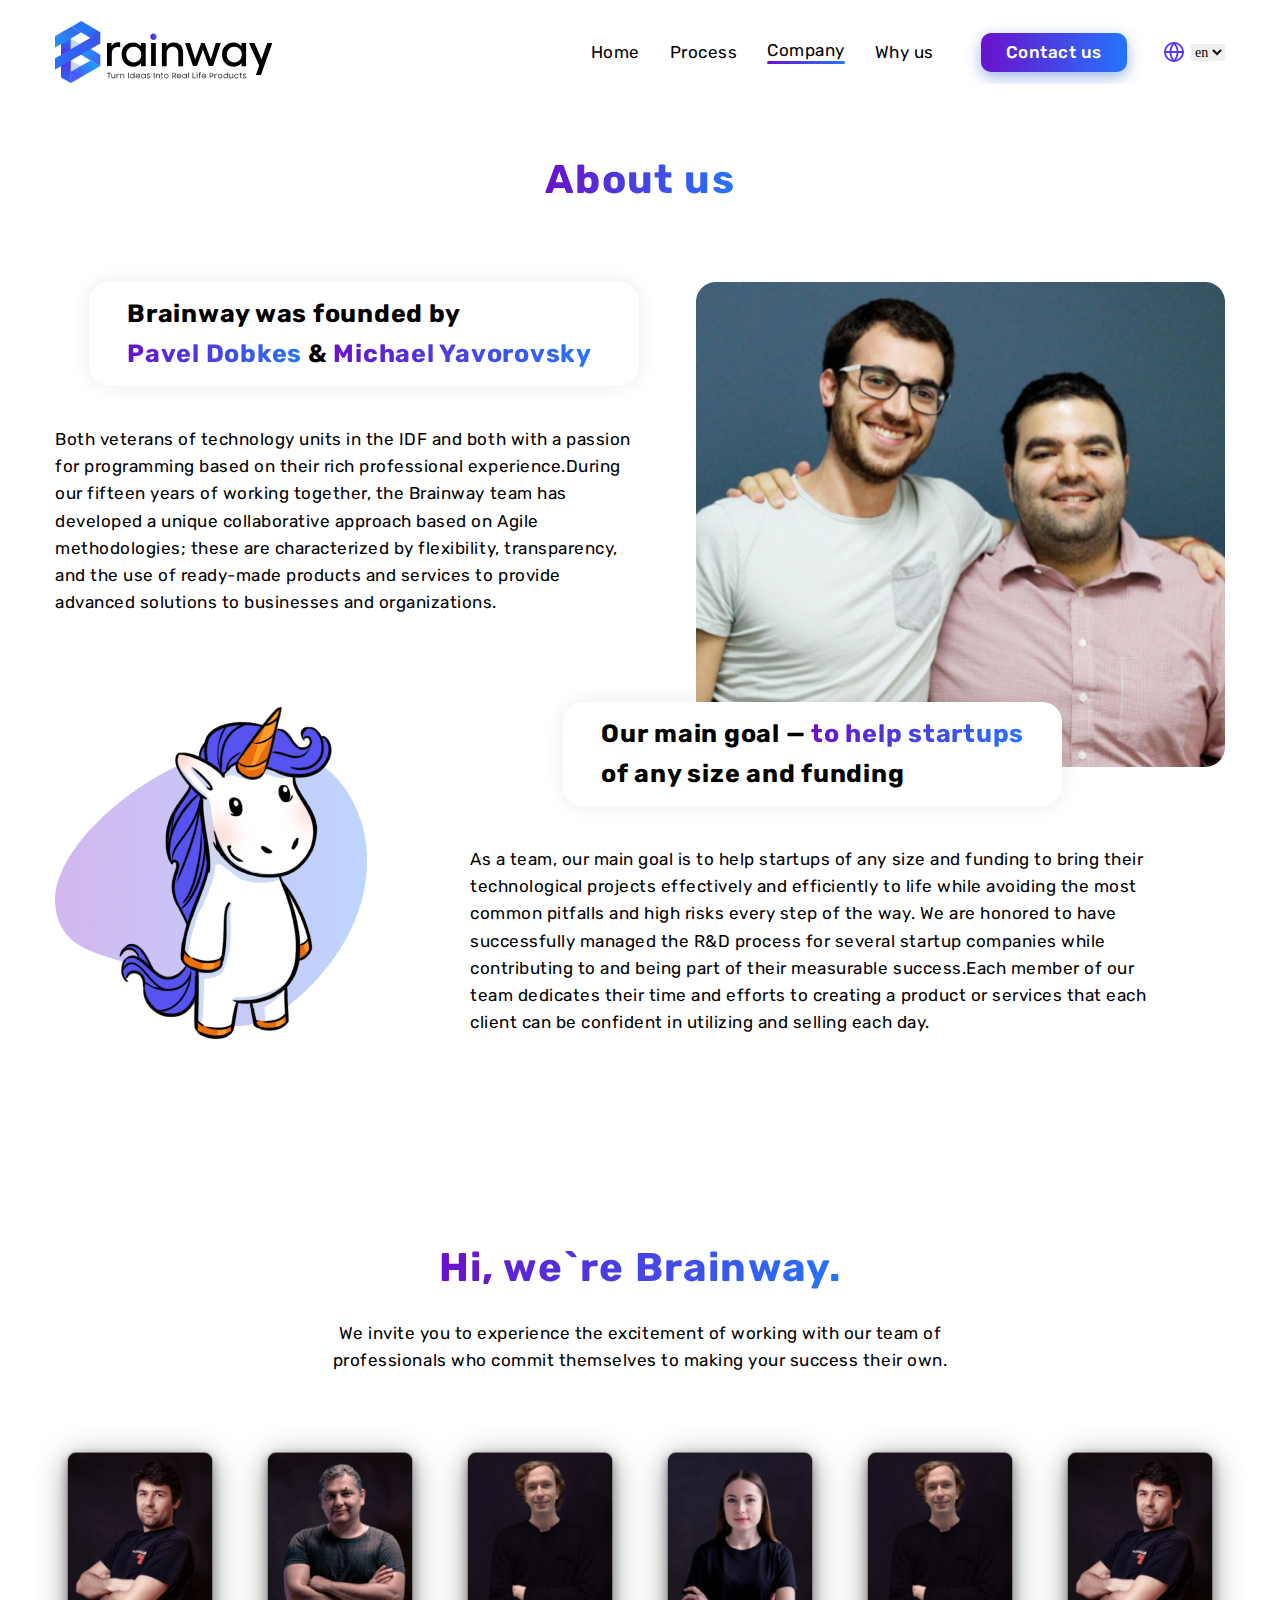
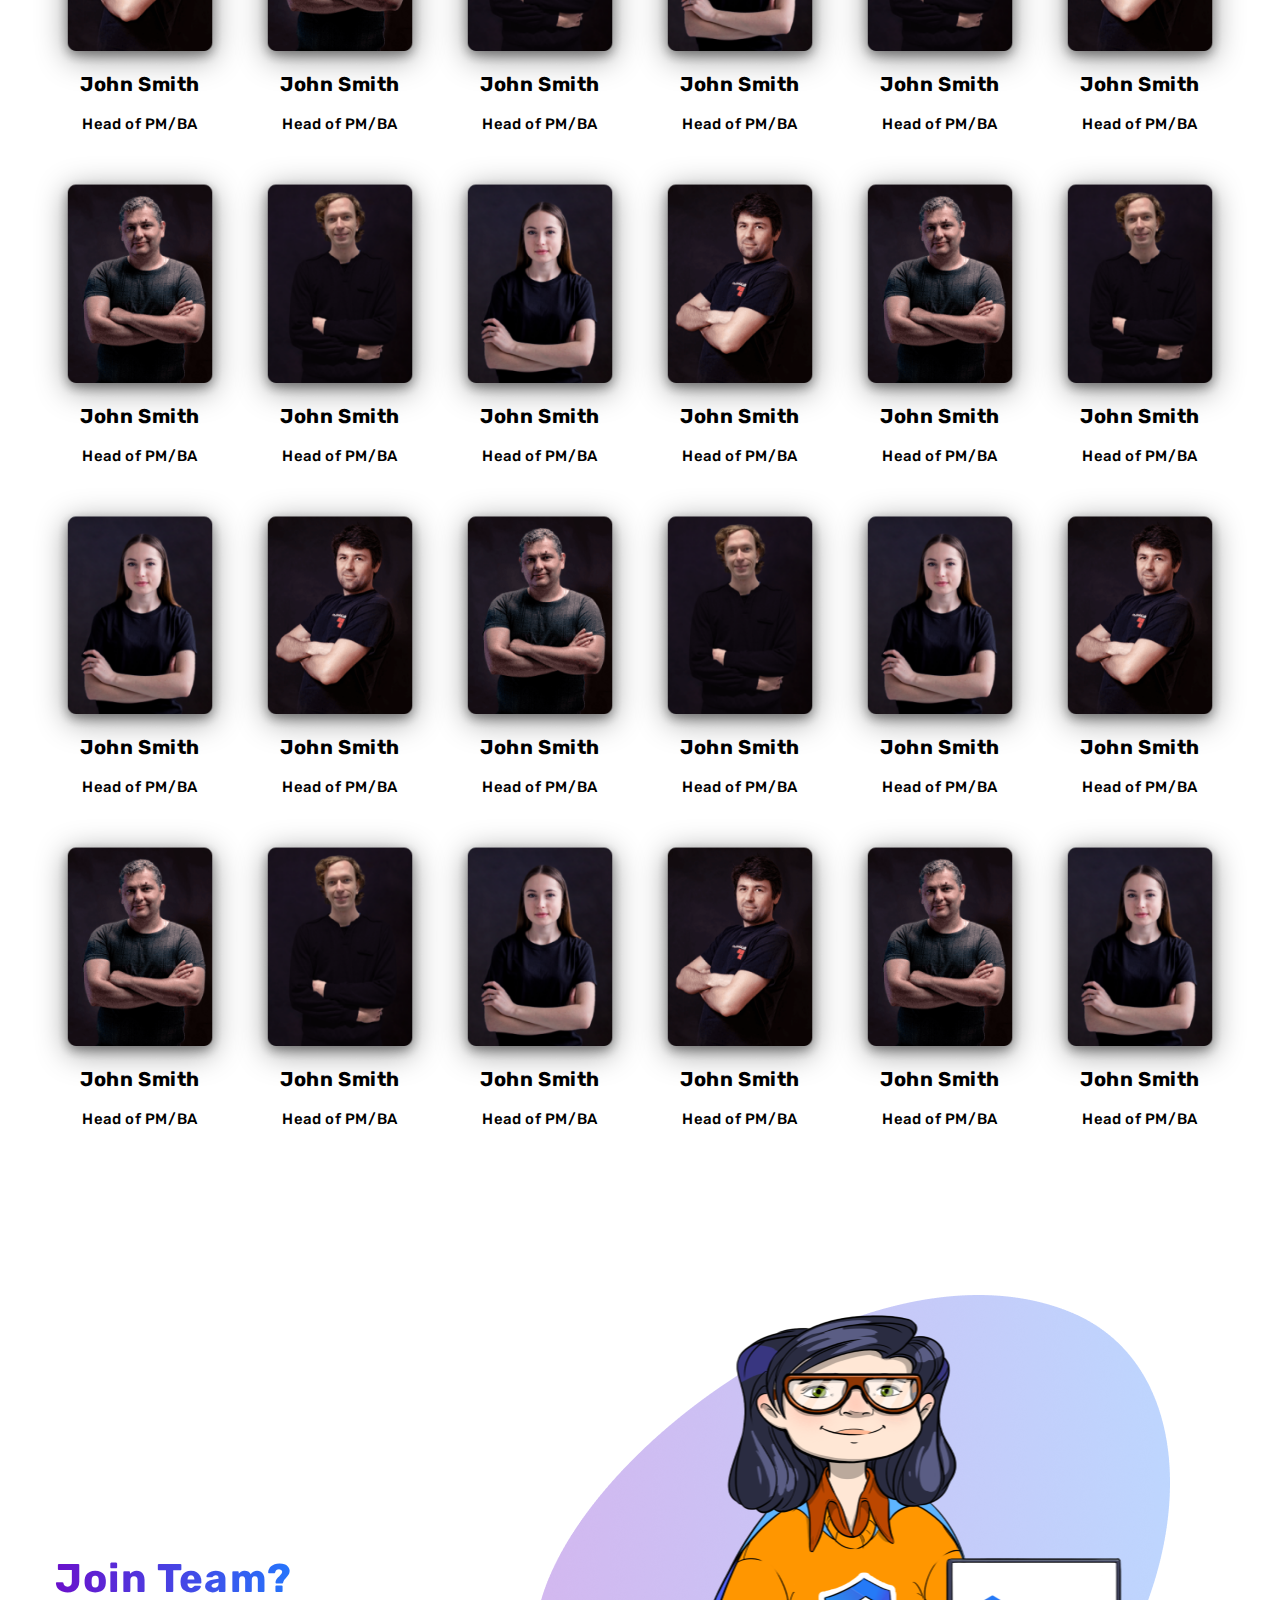
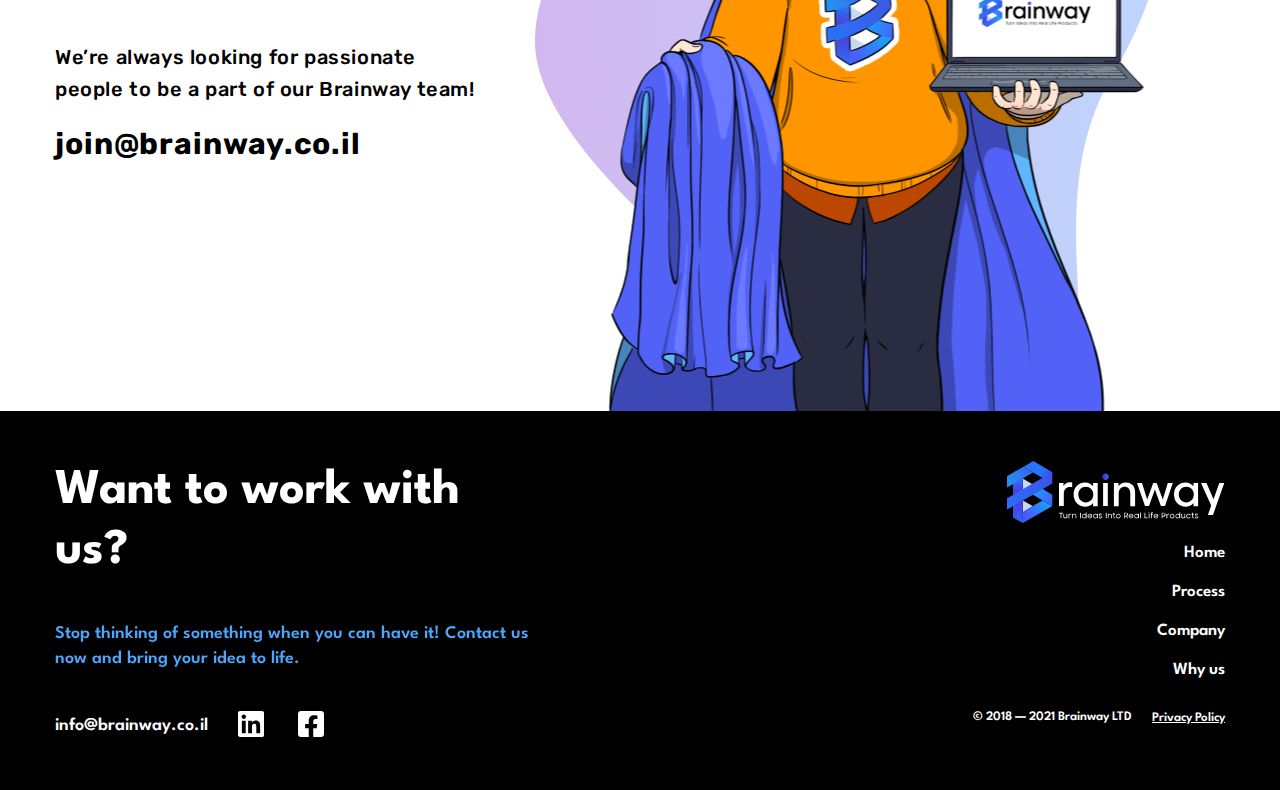
<file: pages/company-page.html>
<!DOCTYPE html>
<html lang="en">
   <head>
      <meta charset="UTF-8">
      <meta name="viewport" content="width=device-width, initial-scale=1.0">
      <!-- Load Google Fonts -->
      <link rel="preconnect" href="https://fonts.googleapis.com">
      <link rel="preconnect" href="https://fonts.gstatic.com" crossorigin>
      <link href="https://fonts.googleapis.com/css2?family=Poppins&family=Roboto:wght@700&family=Rubik:wght@400;500;700;900&family=Spartan:wght@500;600;700;800&display=swap"
            rel="stylesheet">
      <!-- Load an icon library to show a hamburger menu (bars) on small screens -->
      <link rel="stylesheet" href="https://use.fontawesome.com/releases/v5.15.4/css/all.css"
            integrity="sha384-DyZ88mC6Up2uqS4h/KRgHuoeGwBcD4Ng9SiP4dIRy0EXTlnuz47vAwmeGwVChigm" crossorigin="anonymous">
      <link rel="stylesheet" href="../styles/header.css">
      <link rel="stylesheet" href="../styles/footer.css">
      <link rel="stylesheet" href="../styles/company-page.css">

      <title>Company Page</title>
   </head>
   <body>
      <div class="wrapper">
         <header>
            <div class="header-container base-container">
               <div class="header topnav" id="myTopnav">
                  <div class="header-logo">
                     <img class="logo-image" src="../images/header-section/LOGO.svg" alt="Logo Image on Header"/>

                     <a href="javascript:void(0);" class="icon" onclick="handleBurgerMenuFn()">
                        <i id="open-hamburger-menu-icon" class="fa fa-bars"></i>
                        <i id="close-hamburger-menu-icon" class="fas fa-times"></i>
                     </a>
                  </div>

                  <div class="header-content">
                     <nav>
                        <div class="header-menu menu">
                           <ul class="menu-list">
                              <li class="menu-item">
                                 <a class="menu-link " aria-current="page" href="../index.html">Home</a>
                              </li>

                              <li class="menu-item">
                                 <a href="process-page.html" class="menu-link">Process</a>
                              </li>

                              <li class="menu-item">
                                 <a href="company-page.html" class="menu-link">Company</a>
                                 <div class="menu-link-active"></div>
                              </li>

                              <li class="menu-item">
                                 <a href="why-us-page.html" class="menu-link">Why us</a>
                              </li>
                           </ul>

                           <button class="header-contactUs-button">Contact us</button>

                           <div class="language">
                              <div class="lang-icon">
                                 <img src="../images/header-section/language-icon.svg" alt="language-icon"/>
                              </div>
                              <div class="lang-selector">
                                 <select name="language-selector" id="select-language">
                                    <option value="en">en</option>
                                    <option value="ro">ro</option>
                                    <option value="rus">ru</option>
                                 </select>
                              </div>
                           </div>
                        </div>
                     </nav>
                  </div>
               </div>
            </div>
         </header>

         <section class="main-section">
            <div class="main-block-container base-container">
               <div class="main-title">
                  <span class="gradient-text">About us</span>
               </div>

               <div class="row first-row relative-div">
                  <div class="column founders-column">
                     <div class="info-card founders-card">
                        Brainway was founded by<br>
                        <span class="gradient-text">Pavel Dobkes</span> &
                        <span class="gradient-text">Michael Yavorovsky</span>
                     </div>

                     <div class="card-description founders-card-description">
                        Both veterans of technology units in the IDF and both with a passion for programming based on
                        their rich professional experience.During our fifteen years of working together, the Brainway
                        team has developed a unique collaborative approach based on Agile methodologies; these are
                        characterized by flexibility, transparency, and the use of ready-made products and services to
                        provide advanced solutions to businesses and organizations.
                     </div>
                  </div>

                  <img class="founders-img" src="../images/company-page/image-1.png" alt="image-1.png">
               </div>

               <div class="row second-row relative-div">

                  <img src="../images/company-page/image-2.png" alt="image-2.png" class="our-goals-img">

                  <div class="column goals-block">
                     <div class="info-card our-goals-card">
                        Our main goal —
                        <span class="gradient-text"> to help startups</span> <br>
                        of any size and funding
                     </div>

                     <div class="card-description our-goals-card-description">
                        As a team, our main goal is to help startups of any size and funding to bring their
                        technological projects effectively and efficiently to life while avoiding the most common
                        pitfalls and high risks every step of the way. We are honored to have successfully managed the
                        R&D process for several startup companies while contributing to and being part of their
                        measurable success.Each member of our team dedicates their time and efforts to creating a
                        product or services that each client can be confident in utilizing and selling each day.
                     </div>
                  </div>

               </div>

            </div>
         </section>

         <section class="employee-section">
            <div class="employee-container base-container">
               <div class="employee-header-container">
                  <div class="employee-header-title">
                     <span class="gradient-text">Hi, we`re Brainway.</span>
                  </div>
                  <div class="employee-header-subtitle">
                     We invite you to experience the excitement of working with our team of professionals who commit
                     themselves to making your success their own.
                  </div>
               </div>

               <div class="employee-body-container">

                  <div class="employees-list">
                     <div class="employee-card">
                        <div class="employee-card-image-container">
                           <img src="../images/company-page/employees/employee-1.png"
                                alt="employee-1.png"
                                class="employee-image"
                           >
                        </div>
                        <div class="employee-card-title">John Smith</div>
                        <div class="employee-card-subtitle">Head of PM/BA</div>
                     </div>

                     <div class="employee-card">
                        <div class="employee-card-image-container">
                           <img src="../images/company-page/employees/employee-2.png"
                                alt="employee-2.png"
                                class="employee-image"
                           >
                        </div>
                        <div class="employee-card-title">John Smith</div>
                        <div class="employee-card-subtitle">Head of PM/BA</div>
                     </div>

                     <div class="employee-card">
                        <div class="employee-card-image-container">
                           <img src="../images/company-page/employees/employee-3.png"
                                alt="employee-3.png"
                                class="employee-image"
                           >
                        </div>
                        <div class="employee-card-title">John Smith</div>
                        <div class="employee-card-subtitle">Head of PM/BA</div>
                     </div>

                     <div class="employee-card">
                        <div class="employee-card-image-container">
                           <img src="../images/company-page/employees/employee-4.png"
                                alt="employee-4.png"
                                class="employee-image"
                           >
                        </div>
                        <div class="employee-card-title">John Smith</div>
                        <div class="employee-card-subtitle">Head of PM/BA</div>
                     </div>

                     <div class="employee-card">
                        <div class="employee-card-image-container">
                           <img src="../images/company-page/employees/employee-3.png"
                                alt="employee-3.png"
                                class="employee-image"
                           >
                        </div>
                        <div class="employee-card-title">John Smith</div>
                        <div class="employee-card-subtitle">Head of PM/BA</div>
                     </div>

                     <div class="employee-card">
                        <div class="employee-card-image-container">
                           <img src="../images/company-page/employees/employee-1.png"
                                alt="employee-1.png"
                                class="employee-image"
                           >
                        </div>
                        <div class="employee-card-title">John Smith</div>
                        <div class="employee-card-subtitle">Head of PM/BA</div>
                     </div>

                     <div class="employee-card">
                        <div class="employee-card-image-container">
                           <img src="../images/company-page/employees/employee-2.png"
                                alt="employee-2.png"
                                class="employee-image"
                           >
                        </div>
                        <div class="employee-card-title">John Smith</div>
                        <div class="employee-card-subtitle">Head of PM/BA</div>
                     </div>

                     <div class="employee-card">
                        <div class="employee-card-image-container">
                           <img src="../images/company-page/employees/employee-3.png"
                                alt="employee-3.png"
                                class="employee-image"
                           >
                        </div>
                        <div class="employee-card-title">John Smith</div>
                        <div class="employee-card-subtitle">Head of PM/BA</div>
                     </div>

                     <div class="employee-card">
                        <div class="employee-card-image-container">
                           <img src="../images/company-page/employees/employee-4.png"
                                alt="employee-4.png"
                                class="employee-image"
                           >
                        </div>
                        <div class="employee-card-title">John Smith</div>
                        <div class="employee-card-subtitle">Head of PM/BA</div>
                     </div>

                     <div class="employee-card">
                        <div class="employee-card-image-container">
                           <img src="../images/company-page/employees/employee-1.png"
                                alt="employee-1.png"
                                class="employee-image"
                           >
                        </div>
                        <div class="employee-card-title">John Smith</div>
                        <div class="employee-card-subtitle">Head of PM/BA</div>
                     </div>

                     <div class="employee-card">
                        <div class="employee-card-image-container">
                           <img src="../images/company-page/employees/employee-2.png"
                                alt="employee-2.png"
                                class="employee-image"
                           >
                        </div>
                        <div class="employee-card-title">John Smith</div>
                        <div class="employee-card-subtitle">Head of PM/BA</div>
                     </div>

                     <div class="employee-card">
                        <div class="employee-card-image-container">
                           <img src="../images/company-page/employees/employee-3.png"
                                alt="employee-3.png"
                                class="employee-image"
                           >
                        </div>
                        <div class="employee-card-title">John Smith</div>
                        <div class="employee-card-subtitle">Head of PM/BA</div>
                     </div>

                     <div class="employee-card">
                        <div class="employee-card-image-container">
                           <img src="../images/company-page/employees/employee-4.png"
                                alt="employee-4.png"
                                class="employee-image"
                           >
                        </div>
                        <div class="employee-card-title">John Smith</div>
                        <div class="employee-card-subtitle">Head of PM/BA</div>
                     </div>

                     <div class="employee-card">
                        <div class="employee-card-image-container">
                           <img src="../images/company-page/employees/employee-1.png"
                                alt="employee-1.png"
                                class="employee-image"
                           >
                        </div>
                        <div class="employee-card-title">John Smith</div>
                        <div class="employee-card-subtitle">Head of PM/BA</div>
                     </div>

                     <div class="employee-card">
                        <div class="employee-card-image-container">
                           <img src="../images/company-page/employees/employee-2.png"
                                alt="employee-2.png"
                                class="employee-image"
                           >
                        </div>
                        <div class="employee-card-title">John Smith</div>
                        <div class="employee-card-subtitle">Head of PM/BA</div>
                     </div>

                     <div class="employee-card">
                        <div class="employee-card-image-container">
                           <img src="../images/company-page/employees/employee-3.png"
                                alt="employee-3.png"
                                class="employee-image"
                           >
                        </div>
                        <div class="employee-card-title">John Smith</div>
                        <div class="employee-card-subtitle">Head of PM/BA</div>
                     </div>

                     <div class="employee-card">
                        <div class="employee-card-image-container">
                           <img src="../images/company-page/employees/employee-4.png"
                                alt="employee-4.png"
                                class="employee-image"
                           >
                        </div>
                        <div class="employee-card-title">John Smith</div>
                        <div class="employee-card-subtitle">Head of PM/BA</div>
                     </div>

                     <div class="employee-card">
                        <div class="employee-card-image-container">
                           <img src="../images/company-page/employees/employee-1.png"
                                alt="employee-1.png"
                                class="employee-image"
                           >
                        </div>
                        <div class="employee-card-title">John Smith</div>
                        <div class="employee-card-subtitle">Head of PM/BA</div>
                     </div>

                     <div class="employee-card">
                        <div class="employee-card-image-container">
                           <img src="../images/company-page/employees/employee-2.png"
                                alt="employee-2.png"
                                class="employee-image"
                           >
                        </div>
                        <div class="employee-card-title">John Smith</div>
                        <div class="employee-card-subtitle">Head of PM/BA</div>
                     </div>

                     <div class="employee-card">
                        <div class="employee-card-image-container">
                           <img src="../images/company-page/employees/employee-3.png"
                                alt="employee-3.png"
                                class="employee-image"
                           >
                        </div>
                        <div class="employee-card-title">John Smith</div>
                        <div class="employee-card-subtitle">Head of PM/BA</div>
                     </div>

                     <div class="employee-card">
                        <div class="employee-card-image-container">
                           <img src="../images/company-page/employees/employee-4.png"
                                alt="employee-4.png"
                                class="employee-image"
                           >
                        </div>
                        <div class="employee-card-title">John Smith</div>
                        <div class="employee-card-subtitle">Head of PM/BA</div>
                     </div>

                     <div class="employee-card">
                        <div class="employee-card-image-container">
                           <img src="../images/company-page/employees/employee-1.png"
                                alt="employee-1.png"
                                class="employee-image"
                           >
                        </div>
                        <div class="employee-card-title">John Smith</div>
                        <div class="employee-card-subtitle">Head of PM/BA</div>
                     </div>

                     <div class="employee-card">
                        <div class="employee-card-image-container">
                           <img src="../images/company-page/employees/employee-2.png"
                                alt="employee-1.png"
                                class="employee-image"
                           >
                        </div>
                        <div class="employee-card-title">John Smith</div>
                        <div class="employee-card-subtitle">Head of PM/BA</div>
                     </div>

                     <div class="employee-card">
                        <div class="employee-card-image-container">
                           <img src="../images/company-page/employees/employee-4.png"
                                alt="employee-4.png"
                                class="employee-image"
                           >
                        </div>
                        <div class="employee-card-title">John Smith</div>
                        <div class="employee-card-subtitle">Head of PM/BA</div>
                     </div>
                  </div>
               </div>
            </div>
         </section>

         <section class="section-join-team">
            <div class="join-team-container base-container">
               <div class="row join-team-row">
                  <div class="column join-team-column">
                     <div class="join-team-title">
                        <span class="gradient-text">Join Team?</span>
                     </div>

                     <div class="join-team-subtitle">
                        We’re always looking for passionate people to be a part of our Brainway team!
                     </div>

                     <div class="join-team-email">
                        join@brainway.co.il
                     </div>
                  </div>
                  <div class="column">
                     <div class="join-team-image-container">
                        <img src="../images/company-page/image-3.png" alt="image-3.png" class="join-team-image">
                     </div>
                  </div>
               </div>
            </div>
         </section>


         <footer class="section-footer">
            <div class="footer-container base-container">
               <div class="footer-body">

                  <div class="footer-content-container">
                     <div class="footer-title">Want to work with us?</div>
                     <div class="footer-subtitle footer-gradient-text">Stop thinking of something when you can have it!
                        Contact
                        us now and bring your idea to life.
                     </div>
                     <div class="footer-contacts">
                        <div class="footer-email">info@brainway.co.il</div>
                        <div class="footer-social-media">
                           <div class="footer-linkedin" style="display: inline-block;">
                              <a href="#">
                                 <img src="../images/footer-section/linkedin.svg" alt="linkedin.svg">
                              </a>
                           </div>
                           <div class="footer-facebook" style="display: inline-block;">
                              <a href="#">
                                 <img src="../images/footer-section/facebook.svg" alt="facebook.svg">
                              </a>
                           </div>
                        </div>
                     </div>
                  </div>

                  <div class="footer-site-map-container">
                     <div class="footer-company-logo">
                        <img src="../images/footer-section/logo.svg" alt="logo.svg">
                     </div>
                     <a href="../index.html" class="footer-home-link footer-link">Home</a>
                     <a href="process-page.html" class="footer-process-link footer-link">Process</a>
                     <a href="company-page.html" class="footer-company-link footer-link">Company</a>
                     <a href="why-us-page.html" class="footer-why-us-link footer-link">Why us</a>
                     <div class="footer-copyright-container">
                        <div class="footer-copyright">© 2018 — 2021 Brainway LTD</div>
                        <div class="footer-privacy-police">
                           <a href="#">Privacy Policy</a>
                        </div>
                     </div>
                  </div>
               </div>
            </div>
         </footer>
      </div>

      <script src="../index.js"></script>
   </body>
</html>
</file>
<file: styles/header.css>
/* Header */
.section-header{
    background-color: #FFFFFF;
}

.header {
    width: 100%;
    display: flex;
    justify-content: space-between;
    align-items: center;
    margin: 21px 0 0 0;
}

.header-logo {
}

.logo-image {
    /*width: 217px;*/
    /*height: 62px;*/
}

.header-content {
}

.header-menu {
    display: flex;
}

.menu {
}

.menu-list {
    display: flex;
    align-items: center;
}

.menu-item {
}

.menu-item:not(:last-child) {
    margin-right: 30px;
}

.menu-link {
    font-family: Rubik, sans-serif;
    font-style: normal;
    font-weight: normal;
    font-size: 17px;
    line-height: 117%;
    letter-spacing: 0.03em;
    color: #000000;
    /*transition: all .3s ease-in-out;*/
}

.menu-link:hover {
    font-weight: 700; /* bold */
}

.menu-link-active {
    padding-bottom: 3px;
    background-image: linear-gradient(90deg, #6A11CB 0%, #2575FC 100%);
    border-radius: 5px;
}

.header-contactUs-button {
    font-family: Rubik, sans-serif;
    font-size: 17px;
    font-style: normal;
    font-weight: 500;
    line-height: 117%;
    letter-spacing: 0.03em;
    color: #FFFFFF;
    margin: 0 37px 0 47px;
    background-image: linear-gradient(90deg, #6A11CB 0%, #2575FC 100%);
    padding: 10px 25px;
    /* SHADOW GRADIENT */
    box-shadow: 0 5px 15px rgba(0, 70, 187, 0.4);
    border-radius: 10px;
    cursor: pointer;
}

.header-contactUs-button:hover {
    box-shadow: 0 0 15px #0047FF;
}

.header-contactUs-button:active {
    background-image: linear-gradient(90deg, #8939E0 0%, #68A0FD 100%);
    box-shadow: 0 5px 15px rgba(0, 70, 187, 0.4);
}

.language {
    display: flex;
    align-items: center;
}

.lang-icon {
    margin-right: 7px;
}

.lang-icon img {
    width: 20px;
    height: 20px;
}

.lang-selector {
}

.lang-selector select {
}

.lang-selector option {
}

/* make our navbar responsive */
@media (min-width: 970px ) {
    .topnav {
        overflow: hidden;
    }

    .topnav .icon {
        display: none;
    }
}

@media (max-width: 970px) {
    .header-logo {
        display: flex;
        align-items: center;
    }

    .logo-image{
        width: 171px;
        height: 50px;
    }

    .topnav {
        position: relative;
    }

    .topnav a.icon {
        color: black;
        position: absolute;
        right: 25px;
        font-size: 30px;
    }

    #open-hamburger-menu-icon{

    }

    #close-hamburger-menu-icon{
        display: none;
    }

    /* When the screen is less than 970 pixels wide, hide all navbar items */
    .topnav .menu-list {
        display: none;
    }

    .topnav .header-contactUs-button {
        display: none;
    }

    .topnav .language {
        display: none;
    }

    /*
    The "responsive" class is added to the topnav with JavaScript when the user clicks on the icon.
    This class makes the topnav look good on small screens (display the links vertically instead of horizontally)
    */
    .topnav.responsive {
        position: relative;
    }

    .topnav.responsive {
        float: none;
        display: block;
    }

    .responsive .header-logo {
        display: flex;
        align-items: center;
        justify-content: left;
    }

    .responsive .header-logo a {
    }

    .responsive .header-content{
        padding-top: 50px;
    }

    .responsive .header-content .header-menu {
        display: flex;
        flex-direction: column;
        align-items: center;
        justify-content: center;
    }

    .responsive .header-content .header-menu .menu-list {
        display: flex;
        flex-direction: column;
        align-items: center;
        justify-content: center;
    }

    .responsive .header-content .header-menu .menu-list .menu-item {
        margin: 30px 0 0 0;
        padding: 0 0;
    }

    .responsive .header-content .header-menu .menu-list .menu-item .menu-link{
        font-size: 20px;
        line-height: 120%;
    }

    .responsive .header-content .header-menu .header-contactUs-button {
        display: inherit;
        margin-top: 30px;
    }

    .responsive .header-content .header-menu .language {
        display: inherit;
        margin-top: 30px;
    }
}

@media (max-width:1200px) {
    header{
        padding: 20px 0 0 20px;
    }
}


/* Header End */
</file>
<file: styles/footer.css>
/* zeroing */
*,
*::before,
*::after {
    padding: 0;
    margin: 0;
    border: 0;
    box-sizing: border-box;
}

a {
    text-decoration: none;
}

ul, ol, li {
    list-style: none;
}

img {
    vertical-align: top;
}

h1, h2, h3, h4, h5, h6 {
    font-weight: inherit;
    font-size: inherit;
}

html, body {
    height: 100%;
    line-height: 1;
    font-size: 14px;
    /*line-height: 1.5;*/
    -webkit-font-smoothing: antialiased;
}

/*6. Improve media defaults */
img, picture, video, canvas, svg {
    display: block;
    max-width: 100%;
}

/* 7. Remove built-in form typography styles */
/* Inherit fonts for form controls */
input, button, textarea, select {
    font: inherit;
}


.footer-gradient-text {
    background: -webkit-linear-gradient(#4BA8FE 100%, #2575FC 100%, #0354DC 100%);
    -webkit-background-clip: text;
    -webkit-text-fill-color: transparent;
}

.section-footer {
    background: #000000;
    color: #FFFFFF;
    padding: 50px 0;
    z-index: 2;
}

.footer-container {
}

.footer-body {
    display: flex;
    justify-content: space-between;
}

.footer-content-container {
    max-width: 477px;
}

.footer-title {
    font-family: Spartan, serif;
    font-style: normal;
    font-weight: bold;
    font-size: 50px;
    line-height: 120%;
}

.footer-subtitle {
    margin: 40px 0;
    font-family: Spartan, serif;
    font-style: normal;
    font-weight: 600;
    font-size: 18px;
    line-height: 140%;
}

.footer-contacts {
    display: flex;
    align-items: center;
}

.footer-email {
    font-family: Spartan, serif;
    font-style: normal;
    font-weight: 600;
    font-size: 18px;
    line-height: 140%;
}

.footer-linkedin {
    margin-left: 30px;
}

.footer-facebook {
    margin-left: 30px;
}

.footer-site-map-container {
    display: flex;
    flex-direction: column;
    align-items: flex-end;
    /*justify-content: flex-end;*/
}

.footer-company-logo {
}

.footer-link {
    margin-top: 20px;
    font-family: Spartan, serif;
    font-style: normal;
    font-weight: 600;
    font-size: 17px;
    line-height: 19px;
    text-align: right;
    color: #FFFFFF;
}

.footer-home-link {
}

.footer-process-link {
}

.footer-company-link {
}

.footer-why-us-link {
}

.footer-copyright-container {
    display: flex;
    margin-top: 30px;
}

.footer-copyright {
    font-family: Spartan, serif;
    font-style: normal;
    font-weight: 600;
    font-size: 13px;
    line-height: 15px;
}

.footer-privacy-police {
    margin-left: 20px;
}

.footer-privacy-police a {
    font-family: Spartan, serif;
    font-style: normal;
    font-weight: 600;
    font-size: 13px;
    line-height: 15px;
    color: #FFFFFF;
    text-decoration-line: underline;
}

@media (max-width: 1200px) {
    .section-footer {
        padding: 50px 50px;
        align-items: center;
    }
}

@media (max-width: 1050px) {
    .footer-content-container {
        /*align-items: flex-start;*/
        /*justify-content: flex-start;*/
        /*transform: scale(0.75, 1.0);*/
        /*flex: 40%;*/
    }

    .footer-site-map-container {
        /*flex: 60%;*/
        /*transform: scale(0.90, 1.0);*/
    }

    .footer-copyright-container {
        display: flex;
        flex-direction: column;
        align-items: flex-end;
        margin-top: 20px;
    }

    .footer-privacy-police {
        margin-top: 10px;
    }
}

@media (max-width: 920px) {
    .footer-content-container {
        flex: 45%;
    }

    .footer-site-map-container {
        flex: 55%;
    }
}

@media (max-width: 720px) {
    .footer-title {
        font-size: 40px;
    }

    .footer-subtitle {
        font-size: 15px;
    }

    .footer-contacts {
        display: flex;
        flex-direction: column;
    }
}

@media (max-width: 600px) {
    .section-footer {
        padding: 25px 20px;
    }

    .footer-body {
        display: flex;
        flex-direction: column-reverse;
        position: relative;
    }

    .footer-site-map-container {
        align-items: flex-start;
        padding-bottom: 50px;
    }

    .footer-company-logo img {
        width: 170px;
        height: 50px;
    }

    .footer-link {
        font-size: 16px;
        line-height: 18px;
        font-weight: 500;
        margin-top: 30px;
    }

    .footer-contacts {
        /*display: none;*/
        /*display: flex;*/
        /*flex-direction: column;*/
    }

    .footer-contacts .footer-social-media {
        display: flex;
        flex-direction: column;
    }

    .footer-social-media div {
        margin-bottom: 20px;
    }

    .footer-social-media {
        position: absolute;
        top: 78px;
        right: 0;
    }

    .footer-email {
        font-style: normal;
        font-weight: 600;
        font-size: 16px;
        line-height: 140%;
        align-items: flex-start;
        position: absolute;
        top: 265px;
        left: 0;
    }

    .footer-content-container {
        margin-top: 50px;
    }

    .footer-title {
        font-style: normal;
        font-weight: bold;
        font-size: 25px;
        line-height: 120%;
        max-width: 200px;
    }

    .footer-subtitle {
        font-weight: 600;
        font-size: 16px;
        line-height: 140%;
        max-width: 250px;
        margin: 0 0;
        padding: 15px 0 80px 0;
    }

    .footer-copyright-container {
        display: flex;
        flex-direction: column-reverse;
        align-items: flex-start;
        position: absolute;
        left: 0;
        bottom: 0;
    }

    .footer-privacy-police {
        margin: 0 0 20px 0;

    }

}
</file>
<file: styles/company-page.css>
/* zeroing */
*,
*::before,
*::after {
    padding: 0;
    margin: 0;
    border: 0;
    box-sizing: border-box;
}

a {
    text-decoration: none;
}

ul, ol, li {
    list-style: none;
}

img {
    vertical-align: top;
}

h1, h2, h3, h4, h5, h6 {
    font-weight: inherit;
    font-size: inherit;
}

html, body {
    height: 100%;
    line-height: 1;
    font-size: 14px;
    /*line-height: 1.5;*/
    -webkit-font-smoothing: antialiased;
}

/*6. Improve media defaults */
img, picture, video, canvas, svg {
    display: block;
    max-width: 100%;
}

/* 7. Remove built-in form typography styles */
/* Inherit fonts for form controls */
input, button, textarea, select {
    font: inherit;
}

.wrapper {
    min-height: 100%;
    overflow: hidden;
    display: flex;
    flex-direction: column;
}

/* zeroing end */

/* Containers */
.base-container {
    max-width: 1170px;
    margin: 0 auto; /* will center this container */
    /*padding: 0 15px;*/
}

/* Containers End */

.gradient-text {
    background: -webkit-linear-gradient(360deg, #6A11CB, #2575FC);
    -webkit-background-clip: text;
    -webkit-text-fill-color: transparent;
}

.main-section {
    padding: 64px 0 125px 0;
}

.main-title {
    font-family: Rubik, serif;
    font-style: normal;
    font-weight: bold;
    font-size: 40px;
    line-height: 160%;
    letter-spacing: 0.03em;
    text-align: center;
    margin-bottom: 70px;
}

.row {
    display: flex;
    flex-direction: row;
}

.column {
    display: flex;
    flex-direction: column;
}

.relative-div {
    position: relative;
}

.info-card {
    padding: 12px 38px;
    background: #FFFFFF;
    box-shadow: 0 0 20px rgba(0, 0, 0, 0.08);
    border-radius: 20px;
    max-width: 550px;
    /*max-height: 110px;*/
    z-index: 5;

    font-family: Rubik, serif;
    font-style: normal;
    font-weight: bold;
    font-size: 25px;
    line-height: 160%;
    letter-spacing: 0.03em;
}

.card-description {
    font-family: Rubik, serif;
    font-style: normal;
    font-weight: normal;
    font-size: 17px;
    line-height: 160%;
    letter-spacing: 0.03em;
    color: #000000;

    margin: 40px 0 0 0;
}

.info-card.founders-card {
    margin-left: 34px;
}

.founders-card-description {
    max-width: 591px;
}

.founders-img {
    margin-left: 56px;
}

.second-row {
    top: -65px;
}

.goals-block {
    margin-left: 103px;
    max-width: 685px;
    align-items: center;
}

.our-goals-img {

}

.our-goals-card {
}

.our-goals-card-description {
}

.employee-section {
    padding: 0 0 114px 0;
}

.employee-header-container {
    display: flex;
    flex-direction: column;
    align-items: center;
    padding: 0 0 70px 0;
}

.employee-header-title {
    font-family: Rubik, serif;
    font-style: normal;
    font-weight: bold;
    font-size: 40px;
    line-height: 160%;
    letter-spacing: 0.03em;
}

.employee-header-subtitle {
    max-width: 630px;
    margin: 20px 0 0 0;

    font-family: Rubik, serif;
    font-style: normal;
    font-weight: normal;
    font-size: 17px;
    line-height: 160%;
    text-align: center;
    letter-spacing: 0.03em;
    color: #000000;
}

.employee-body-container {
    /*display: flex;*/
    /*flex-direction: column;*/
    /*align-items: center;*/
    /*align-content: center;*/
    /*justify-content: center;*/
    /*align-content: center;*/
}

.employees-list {
    display: flex;
    flex-wrap: wrap;
    justify-content: space-between;
}

.employee-card {
    margin: 0 0 40px 0;
    text-align: center;
    max-width: 170px;
}

.employee-card-image-container {
}

.employee-image {
    border-radius: 12px;
    filter: drop-shadow(0px 5px 15px rgba(0, 0, 0, 0.4));
}

.employee-card-title {
    margin-bottom: 12px;

    font-family: Rubik, serif;
    font-style: normal;
    font-weight: bold;
    font-size: 20px;
    line-height: 160%;
    letter-spacing: 0.03em;
    color: #000000;
}

.employee-card-subtitle {
    font-family: Rubik, serif;
    font-style: normal;
    font-weight: 500;
    font-size: 15px;
    line-height: 160%;
    letter-spacing: 0.03em;
    color: #000000;

}

.section-join-team {
}

.join-team-container {
}

.join-team-row {
    position: relative;
    justify-content: space-between;
    bottom: -10px;
}

.join-team-column {
    justify-content: center;
}

.join-team-title {
    font-family: Rubik, serif;
    font-style: normal;
    font-weight: bold;
    font-size: 40px;
    line-height: 160%;
    letter-spacing: 0.03em;
}

.join-team-subtitle {
    max-width: 420px;
    margin: 30px 0 15px 0;
    font-family: Rubik, serif;
    font-style: normal;
    font-weight: 500;
    font-size: 20px;
    line-height: 160%;
    letter-spacing: 0.03em;
    color: #000000;
}

.join-team-email {
    font-family: Rubik, serif;
    font-style: normal;
    font-weight: bold;
    font-size: 30px;
    line-height: 160%;
    letter-spacing: 0.03em;
    color: #000000;
}

.join-team-image-container {
    margin-right: 55px;
}

.join-team-image {
}

@media (max-width: 1200px) {
    .main-section, .employee-section, .section-join-team {
        padding-right: 20px;
        padding-left: 20px;
    }

    .main-section {
        padding-top: 40px;
        padding-bottom: 20px;
    }
}

@media (max-width: 1000px) {
    .employee-section {
        padding-bottom: 100px;
    }

    .info-card {
        font-size: 20px;
        line-height: 140%;
        padding: 15px 25px;
    }

    .info-card.founders-card {
        margin: 0 0;
    }

    .founders-img {
        margin-left: 36px;
    }

    .card-description {
        font-size: 15px;
        line-height: 140%;
    }

    .second-row {
        top: -45px;
    }

    .join-team-image-container {
        margin: 0 0 0 25px;
    }
}

@media (max-width: 860px) {
    .main-title {
        margin-bottom: 40px;
    }

    .info-card {
        font-size: 16px;
        line-height: 160%;
    }

    .founders-img {
        height: 400px;
    }

    .second-row {
        top: -55px;
        align-items: flex-end;
    }

    .our-goals-img {
        height: 270px;
    }
}

@media (max-width: 800px) {
    .first-row {
        flex-direction: column-reverse;
    }

    .founders-img {
        margin: 0 auto;
        max-width: 530px;
        width: 100%;
    }

    .info-card {
        font-size: 20px;
    }

    .card-description {
        margin-top: 25px;
    }

    .row {
        align-items: center;
    }

    .column {
        margin: 0 auto;
        align-items: center;
    }

    .founders-column {
        position: relative;
        top: -45px;
        align-items: center;
    }

    .second-row {
        margin: 35px 0 0 0;
        flex-direction: column;
    }

    .our-goals-img {
        height: 100%;
        margin-bottom: 15px;
    }
}

@media (max-width: 700px) {
    .join-team-row {
        flex-direction: column;
    }

    .join-team-column {
        text-align: center;
        margin-bottom: 15px;
    }

    .join-team-image {
        width: 100%;
        max-height: 500px;
    }
}

@media (max-width: 600px) {
    .info-card {
        padding: 8px 15px;
        font-size: 16px;
        line-height: 160%;
        width: 100%;

    }

    .card-description {
        font-size: 16px;
        line-height: 160%;
    }

    .employee-header-container {
        padding-bottom: 33px;
    }

    .employee-header-title {
        font-size: 25px;
        line-height: 160%;
    }

    .employee-header-subtitle {
        font-size: 16px;
        line-height: 140%;
        margin-top: 15px;
    }

    .employee-card {
        margin-bottom: 35px;
    }

    .employee-card-title {
        font-size: 16px;
        line-height: 160%;
        margin-bottom: 2px;
    }

    .employee-card-subtitle {
        font-size: 12px;
        line-height: 160%;
    }

    .join-team-title {
        font-size: 25px;
        line-height: 160%;
    }

    .join-team-subtitle {
        font-size: 16px;
        line-height: 140%;
        margin: 15px 0 15px 0;
    }

    .join-team-email {
        font-size: 20px;
        line-height: 160%;
    }
}

@media (max-width: 570px) {
    .employees-list {
        justify-content: space-around;
    }

    .employee-card {
        max-width: 133px;
    }
}
</file>
